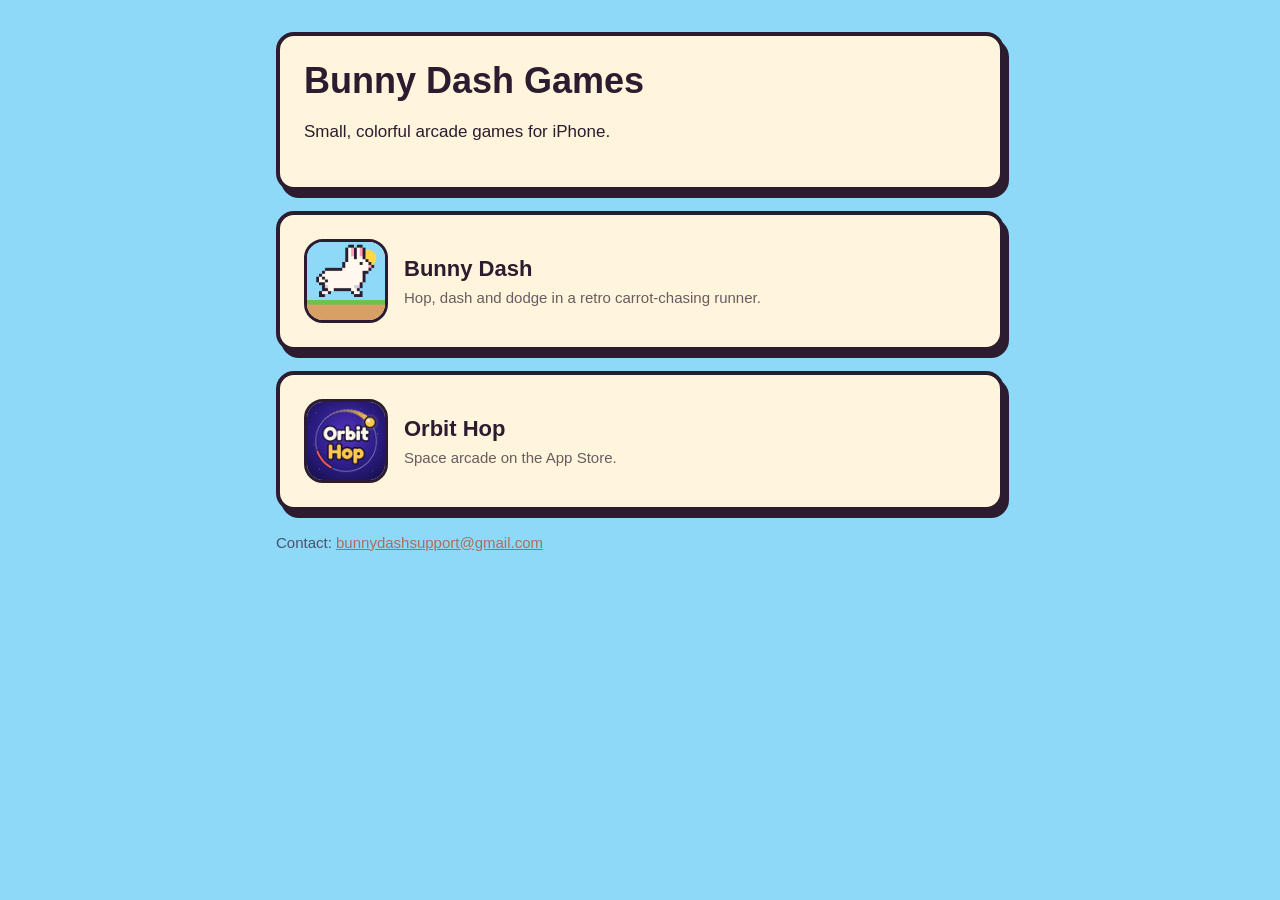
<file: index.html>
<!doctype html>
<html lang="en">
<head>
<meta charset="utf-8">
<meta name="viewport" content="width=device-width, initial-scale=1">
<title>Bunny Dash Games</title>
<link rel="stylesheet" href="style.css">
</head>
<body>
<main>
  <div class="card">
    <h1>Bunny Dash Games</h1>
    <p>Small, colorful arcade games for iPhone.</p>
  </div>
  <div class="card">
    <a class="app" href="bunnydash/">
      <img src="bunnydash/icon.png" alt="Bunny Dash icon">
      <div><h2 style="margin:0">Bunny Dash</h2><div class="muted">Hop, dash and dodge in a retro carrot-chasing runner.</div></div>
    </a>
  </div>
  <div class="card">
    <a class="app" href="https://apps.apple.com/app/orbit-hop-space-arcade/id6827165891">
      <img src="orbithop-icon.png" alt="Orbit Hop icon">
      <div><h2 style="margin:0">Orbit Hop</h2><div class="muted">Space arcade on the App Store.</div></div>
    </a>
  </div>
  <p class="muted">Contact: <a href="mailto:bunnydashsupport@gmail.com">bunnydashsupport@gmail.com</a></p>
</main>
</body>
</html>
</file>
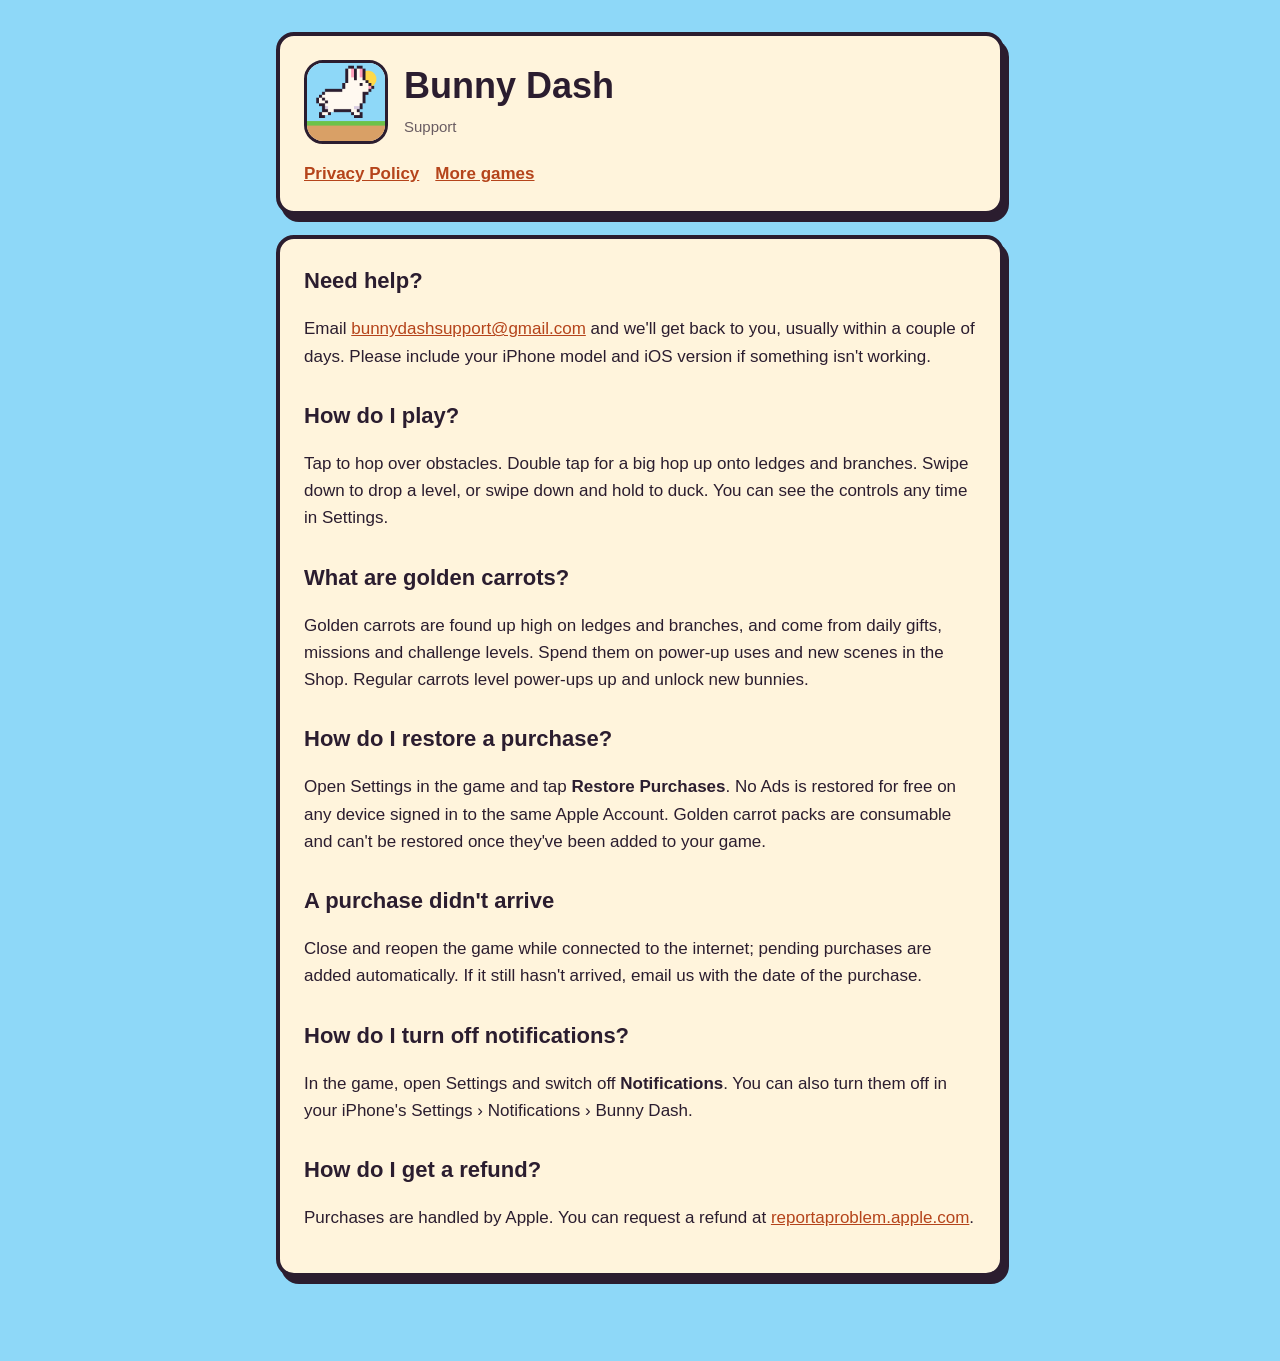
<file: bunnydash/index.html>
<!doctype html>
<html lang="en">
<head>
<meta charset="utf-8">
<meta name="viewport" content="width=device-width, initial-scale=1">
<title>Bunny Dash Support</title>
<link rel="stylesheet" href="../style.css">
</head>
<body>
<main>
  <div class="card">
    <div class="app">
      <img src="icon.png" alt="Bunny Dash icon">
      <div><h1>Bunny Dash</h1><div class="muted">Support</div></div>
    </div>
    <nav style="margin-top:16px"><a href="privacy.html">Privacy Policy</a><a href="../">More games</a></nav>
  </div>

  <div class="card">
    <h2 style="margin-top:0">Need help?</h2>
    <p>Email <a href="mailto:bunnydashsupport@gmail.com">bunnydashsupport@gmail.com</a> and we'll get back to you, usually within a couple of days. Please include your iPhone model and iOS version if something isn't working.</p>

    <h2>How do I play?</h2>
    <p>Tap to hop over obstacles. Double tap for a big hop up onto ledges and branches. Swipe down to drop a level, or swipe down and hold to duck. You can see the controls any time in Settings.</p>

    <h2>What are golden carrots?</h2>
    <p>Golden carrots are found up high on ledges and branches, and come from daily gifts, missions and challenge levels. Spend them on power-up uses and new scenes in the Shop. Regular carrots level power-ups up and unlock new bunnies.</p>

    <h2>How do I restore a purchase?</h2>
    <p>Open Settings in the game and tap <b>Restore Purchases</b>. No Ads is restored for free on any device signed in to the same Apple Account. Golden carrot packs are consumable and can't be restored once they've been added to your game.</p>

    <h2>A purchase didn't arrive</h2>
    <p>Close and reopen the game while connected to the internet; pending purchases are added automatically. If it still hasn't arrived, email us with the date of the purchase.</p>

    <h2>How do I turn off notifications?</h2>
    <p>In the game, open Settings and switch off <b>Notifications</b>. You can also turn them off in your iPhone's Settings › Notifications › Bunny Dash.</p>

    <h2>How do I get a refund?</h2>
    <p>Purchases are handled by Apple. You can request a refund at <a href="https://reportaproblem.apple.com">reportaproblem.apple.com</a>.</p>
  </div>
</main>
</body>
</html>
</file>
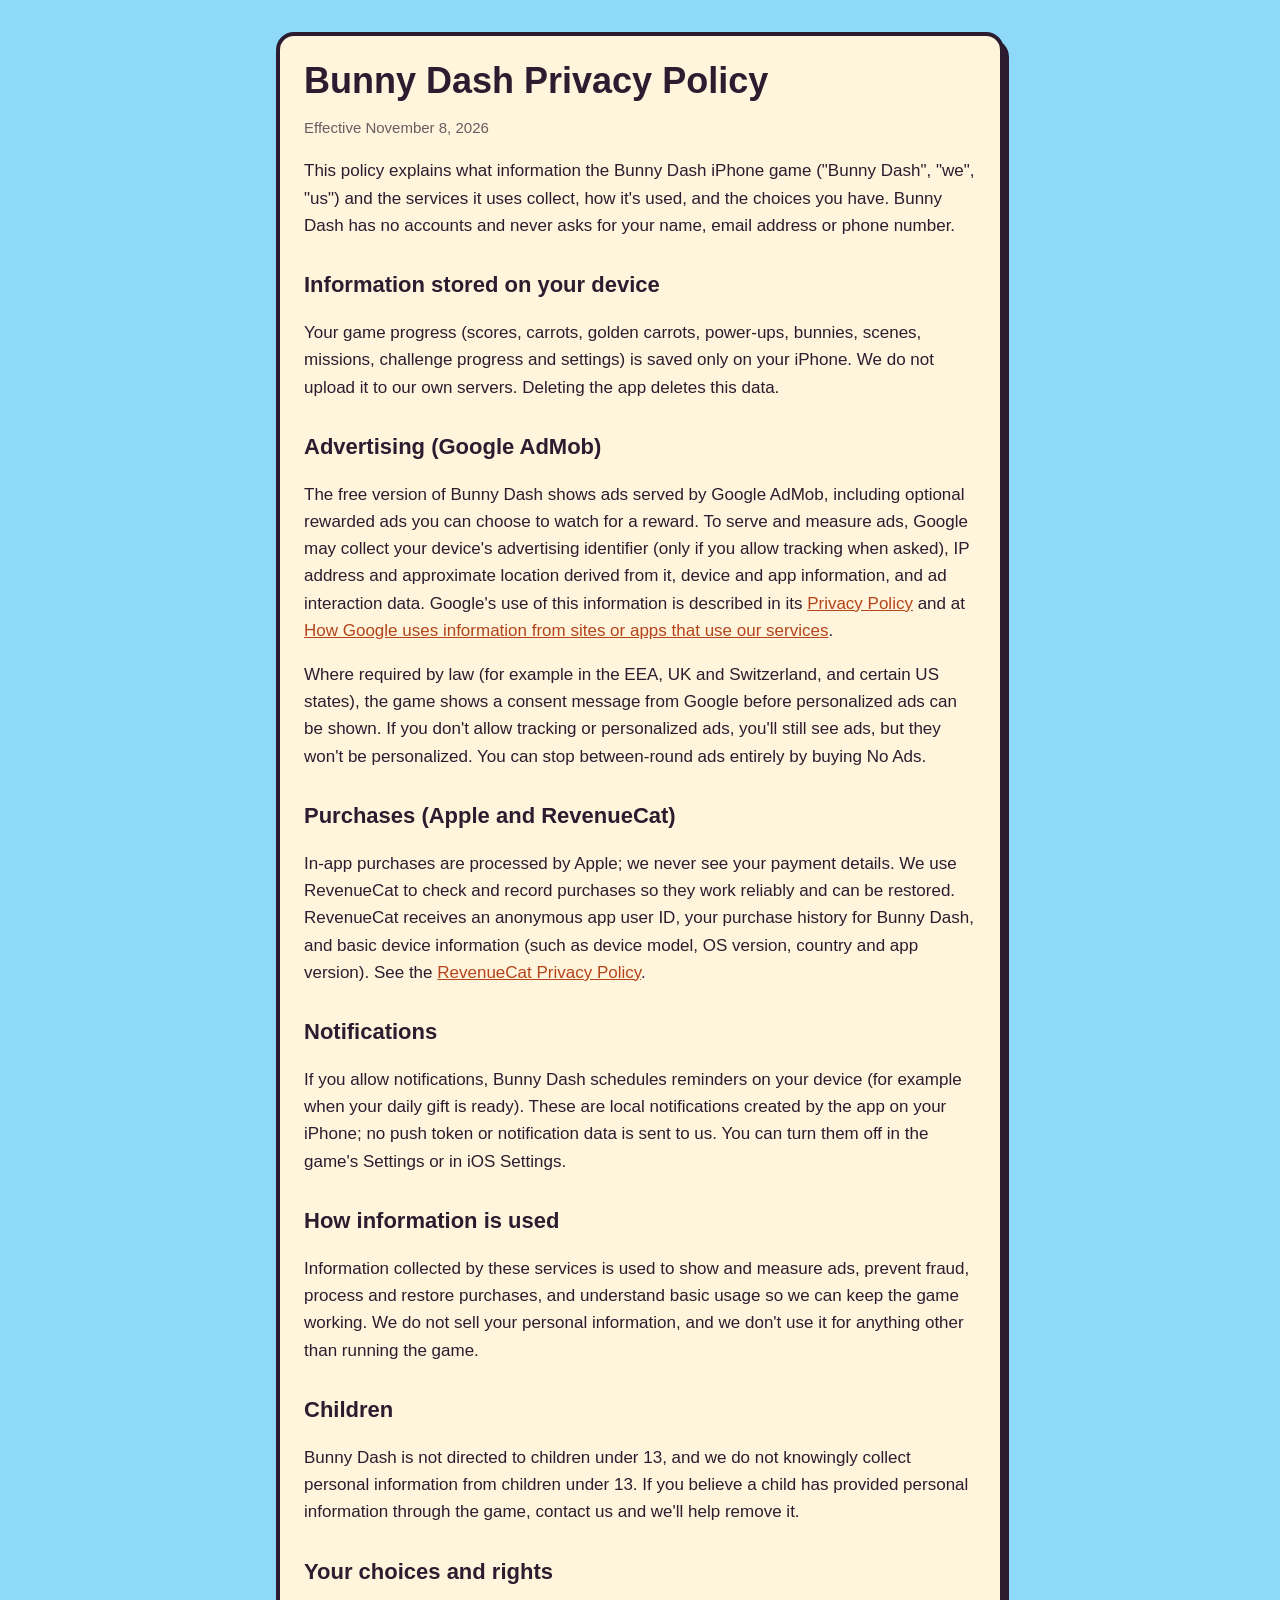
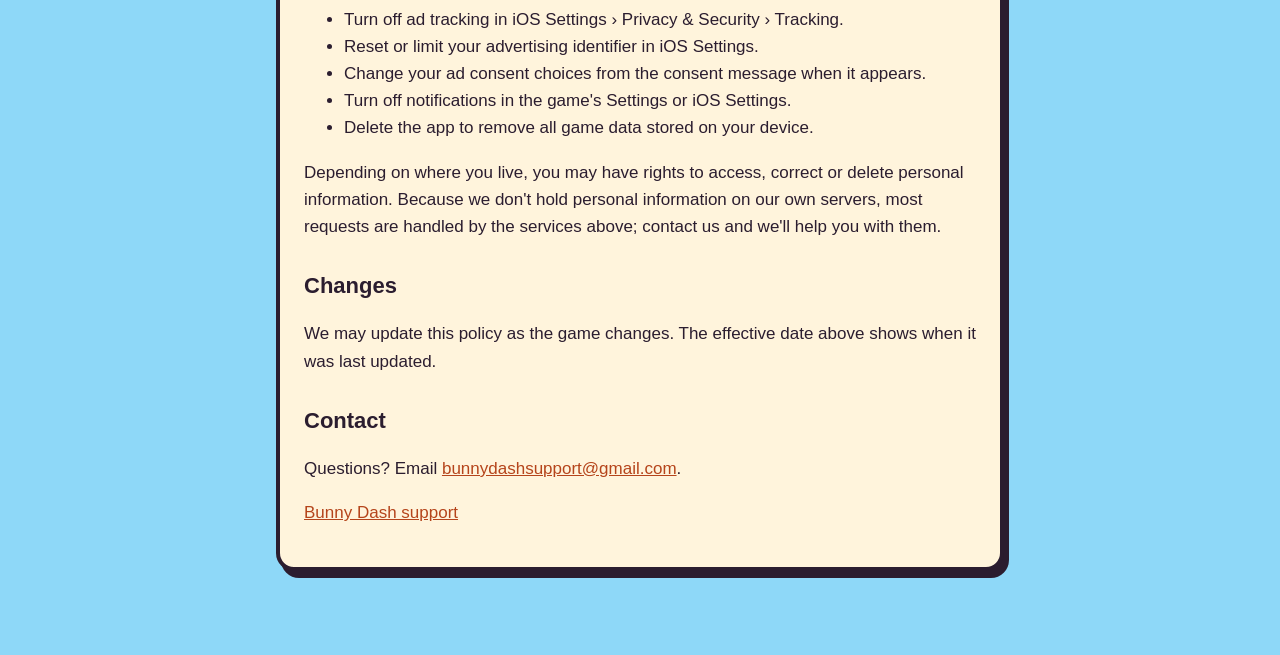
<file: bunnydash/privacy.html>
<!doctype html>
<html lang="en">
<head>
<meta charset="utf-8">
<meta name="viewport" content="width=device-width, initial-scale=1">
<title>Bunny Dash Privacy Policy</title>
<link rel="stylesheet" href="../style.css">
</head>
<body>
<main>
  <div class="card">
    <h1>Bunny Dash Privacy Policy</h1>
    <p class="muted">Effective November 8, 2026</p>

    <p>This policy explains what information the Bunny Dash iPhone game ("Bunny Dash", "we", "us") and the services it uses collect, how it's used, and the choices you have. Bunny Dash has no accounts and never asks for your name, email address or phone number.</p>

    <h2>Information stored on your device</h2>
    <p>Your game progress (scores, carrots, golden carrots, power-ups, bunnies, scenes, missions, challenge progress and settings) is saved only on your iPhone. We do not upload it to our own servers. Deleting the app deletes this data.</p>

    <h2>Advertising (Google AdMob)</h2>
    <p>The free version of Bunny Dash shows ads served by Google AdMob, including optional rewarded ads you can choose to watch for a reward. To serve and measure ads, Google may collect your device's advertising identifier (only if you allow tracking when asked), IP address and approximate location derived from it, device and app information, and ad interaction data. Google's use of this information is described in its <a href="https://policies.google.com/privacy">Privacy Policy</a> and at <a href="https://policies.google.com/technologies/partner-sites">How Google uses information from sites or apps that use our services</a>.</p>
    <p>Where required by law (for example in the EEA, UK and Switzerland, and certain US states), the game shows a consent message from Google before personalized ads can be shown. If you don't allow tracking or personalized ads, you'll still see ads, but they won't be personalized. You can stop between-round ads entirely by buying No Ads.</p>

    <h2>Purchases (Apple and RevenueCat)</h2>
    <p>In-app purchases are processed by Apple; we never see your payment details. We use RevenueCat to check and record purchases so they work reliably and can be restored. RevenueCat receives an anonymous app user ID, your purchase history for Bunny Dash, and basic device information (such as device model, OS version, country and app version). See the <a href="https://www.revenuecat.com/privacy/">RevenueCat Privacy Policy</a>.</p>

    <h2>Notifications</h2>
    <p>If you allow notifications, Bunny Dash schedules reminders on your device (for example when your daily gift is ready). These are local notifications created by the app on your iPhone; no push token or notification data is sent to us. You can turn them off in the game's Settings or in iOS Settings.</p>

    <h2>How information is used</h2>
    <p>Information collected by these services is used to show and measure ads, prevent fraud, process and restore purchases, and understand basic usage so we can keep the game working. We do not sell your personal information, and we don't use it for anything other than running the game.</p>

    <h2>Children</h2>
    <p>Bunny Dash is not directed to children under 13, and we do not knowingly collect personal information from children under 13. If you believe a child has provided personal information through the game, contact us and we'll help remove it.</p>

    <h2>Your choices and rights</h2>
    <ul>
      <li>Turn off ad tracking in iOS Settings › Privacy &amp; Security › Tracking.</li>
      <li>Reset or limit your advertising identifier in iOS Settings.</li>
      <li>Change your ad consent choices from the consent message when it appears.</li>
      <li>Turn off notifications in the game's Settings or iOS Settings.</li>
      <li>Delete the app to remove all game data stored on your device.</li>
    </ul>
    <p>Depending on where you live, you may have rights to access, correct or delete personal information. Because we don't hold personal information on our own servers, most requests are handled by the services above; contact us and we'll help you with them.</p>

    <h2>Changes</h2>
    <p>We may update this policy as the game changes. The effective date above shows when it was last updated.</p>

    <h2>Contact</h2>
    <p>Questions? Email <a href="mailto:bunnydashsupport@gmail.com">bunnydashsupport@gmail.com</a>.</p>
    <p><a href="./">Bunny Dash support</a></p>
  </div>
</main>
</body>
</html>
</file>
<file: style.css>
:root { --sky: #8ED8F8; --ink: #2B1D2F; --cream: #FFF4DC; --carrot: #FF8C2E; }
* { box-sizing: border-box; }
body { margin: 0; background: var(--sky); color: var(--ink); font: 17px/1.6 -apple-system, BlinkMacSystemFont, "Segoe UI", Roboto, sans-serif; }
main { max-width: 760px; margin: 0 auto; padding: 32px 16px 64px; }
.card { background: var(--cream); border: 4px solid var(--ink); border-radius: 18px; padding: 24px; margin-bottom: 20px; box-shadow: 5px 7px 0 var(--ink); }
h1 { font-size: 36px; line-height: 1.15; margin: 0 0 8px; }
h2 { font-size: 22px; margin: 28px 0 8px; }
a { color: #B5441B; }
.app { display: flex; gap: 16px; align-items: center; text-decoration: none; color: inherit; }
.app img { width: 84px; height: 84px; border-radius: 19px; border: 3px solid var(--ink); }
.muted { opacity: .7; font-size: 15px; }
nav a { margin-right: 16px; font-weight: 600; }
</file>
